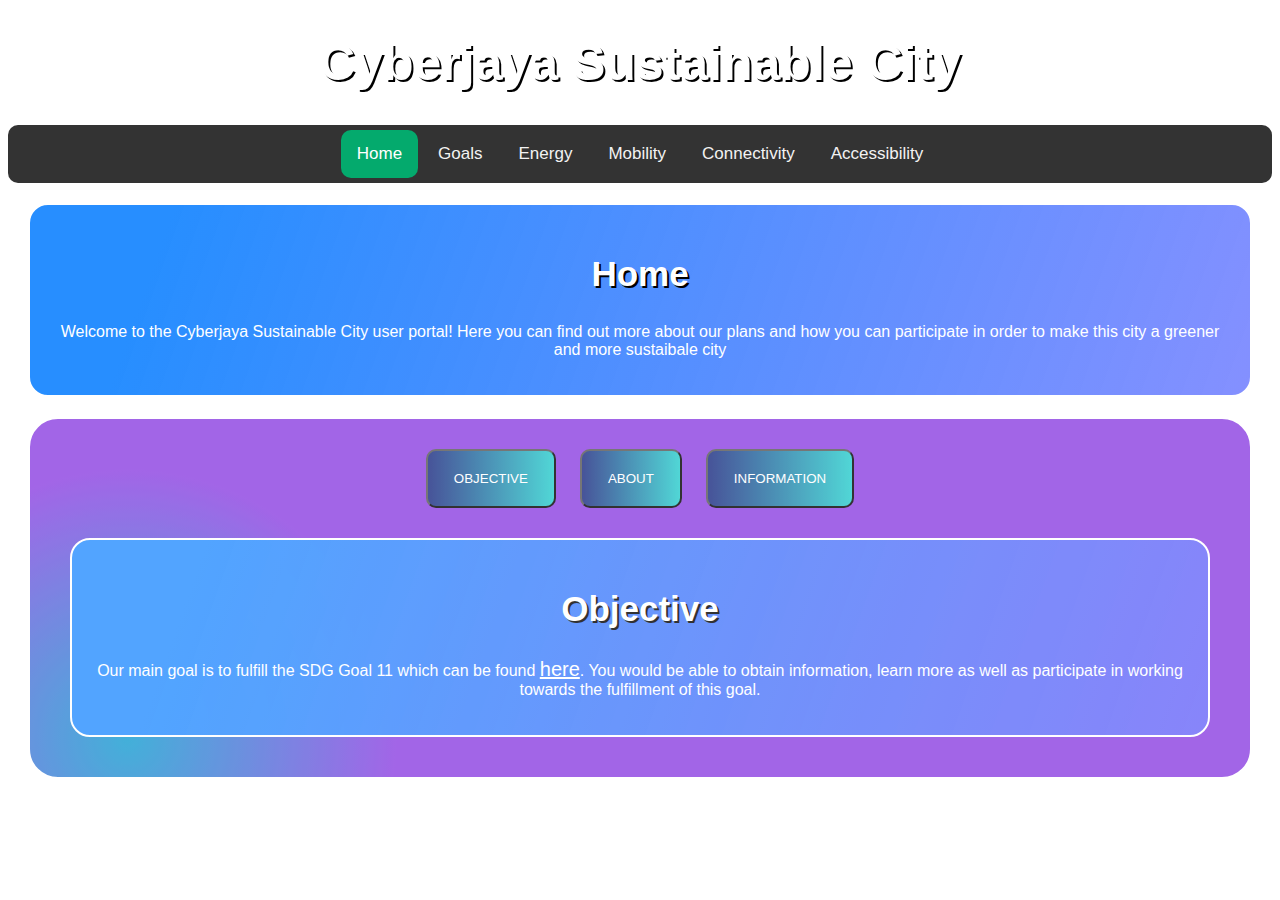
<file: index.html>
<!DOCTYPE html>
<html>
<title>Home - Cyberjaya Sustainable City</title>
<meta name="viewport" content="width=device-width, initial-scale=1">
<link rel="stylesheet" href="style.css">
<script src="script.js"></script>


<body>
<h1>Cyberjaya Sustainable City</h1>
<div class="topnav">
  <a class="active" href="index.html">Home</a>
  <a href="goals.html">Goals</a>
  <a href="energy.html">Energy</a>
  <a href="mobility.html">Mobility</a>
  <a href="connectivity.html">Connectivity</a>
  <a href="accessibility.html">Accessibility</a>
</div>


<div class="general">
  <h2>Home</h2>
  <p>Welcome to the Cyberjaya Sustainable City user portal! Here you can find out more about our plans and how you can participate in order to make this city a greener and more sustaibale city</p>
</div>

<div class="bgtab">
	<button class="tabitem" onclick="openTab('Objective')">Objective</button>
  <button class="tabitem" onclick="openTab('About')">About</button>
  <button class="tabitem" onclick="openTab('Vision')">Information</button>


<div id="Objective" class="general tab">
  <h2>Objective</h2>
  <p>Our main goal is to fulfill the SDG Goal 11 which can be found <a href="goals.html">here</a>. You would be able to obtain information, learn more as well as participate in working towards the fulfillment of this goal. </p>
</div>

<div id="About" class="general tab" style="display:none">
  <h2>About</h2>
  <p>Cyberjaya is a city that is well known for the center of major technological advancements in Malaysia. More known as the "Silicon valley" of the country. We aim to transform this city to make it more sustainable such as new kinds of public transport as well as energy saving. Please click on the tabs at the top of the webpage for more information</p> 
</div>

<div id="Vision" class="general tab" style="display:none">
  <h2>Current information in Cyberjaya</h2>
  <h3>
  	Current Conditions:
  </h3>
  <p id='weather'></p>
  <p id='conditions'></p>
</div>
</div>


</body>
</html>
</file>
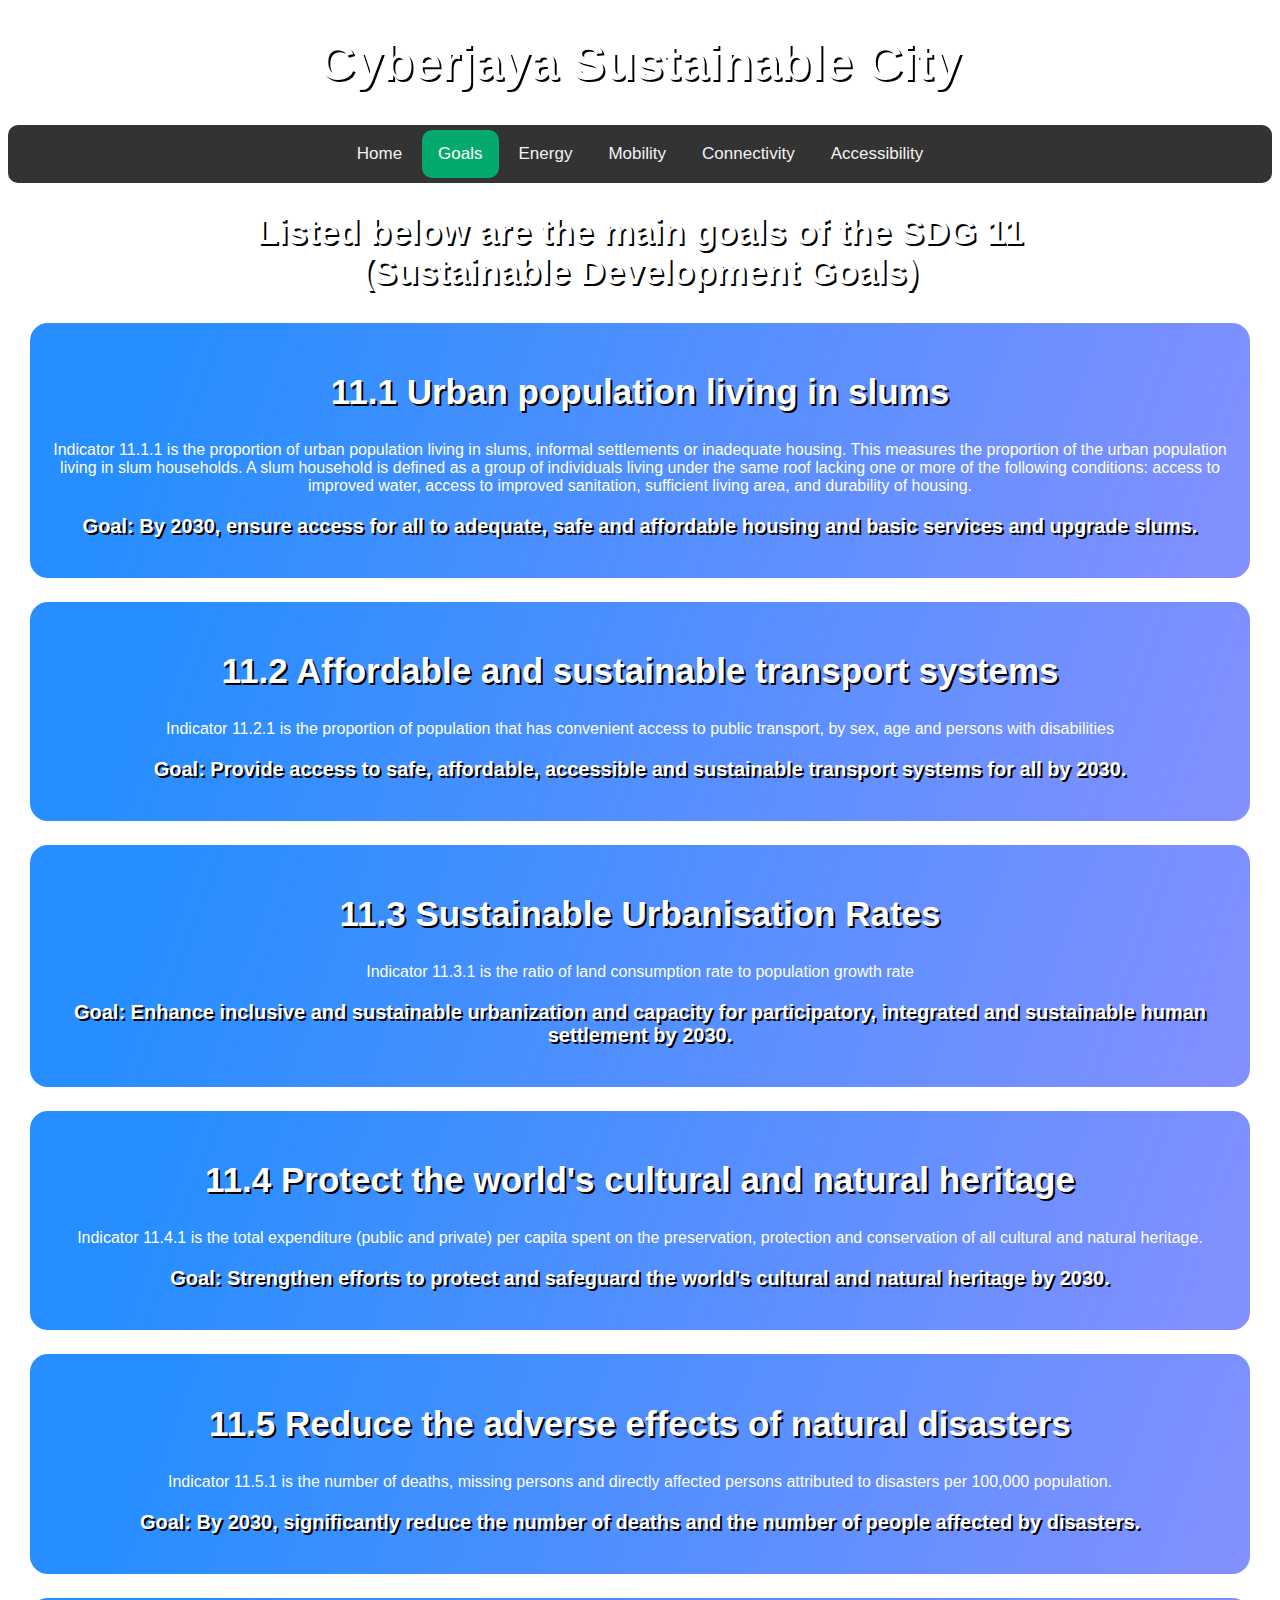
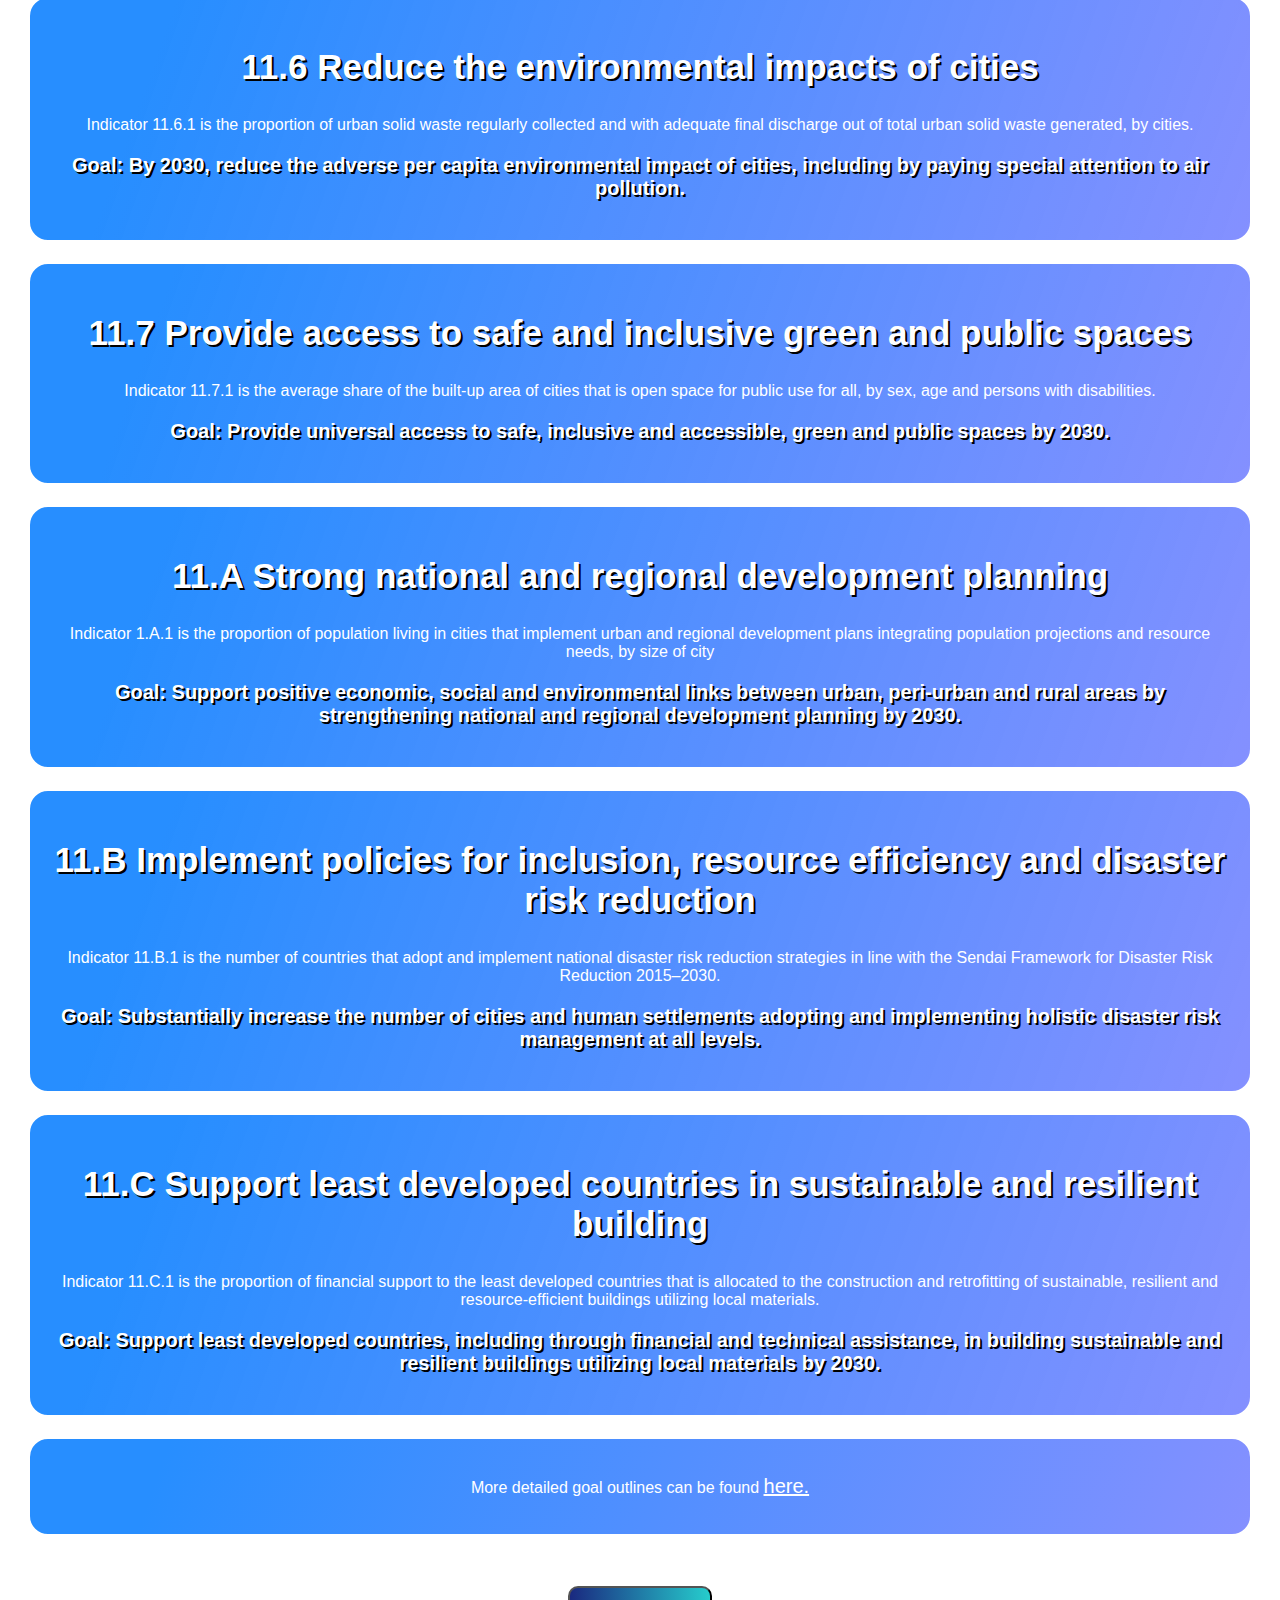
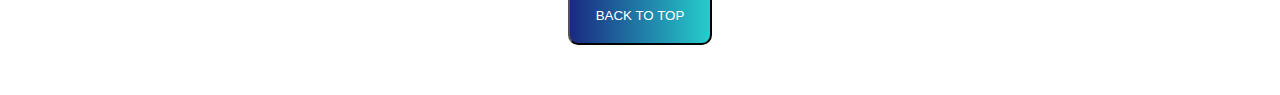
<file: goals.html>
<!DOCTYPE HTML>
<html>
	<title>Goals - Cyberjaya Sustainable City</title>
<meta name="viewport" content="width=device-width, initial-scale=1">
<link rel="stylesheet" href="style.css">
<script src="script.js"></script>


<body>
<h1>Cyberjaya Sustainable City</h1>
<div class="topnav">
  <a href="index.html">Home</a>
  <a class = "active" href="goals.html">Goals</a>
  <a href="energy.html">Energy</a>
  <a href="mobility.html">Mobility</a>
  <a href="connectivity.html">Connectivity</a>
  <a href="accessibility.html">Accessibility</a>
</div>
<div class="goals">
<h2>Listed below are the main goals of the SDG 11 <br \> (Sustainable Development Goals)
</h2>
</div>

<div class = "general">
	<h2>11.1 Urban population living in slums</h2>
	<p>Indicator 11.1.1 is the proportion of urban population living in slums, informal settlements or inadequate housing. This measures the proportion of the urban population living in slum households. A slum household is defined as a group of individuals living under the same roof lacking one or more of the following conditions: access to improved water, access to improved sanitation, sufficient living area, and durability of housing.</p>
	
	<h3>Goal: By 2030, ensure access for all to adequate, safe and affordable housing and basic services and upgrade slums.</h3>
</div>

<div class = "general">
	<h2>11.2 Affordable and sustainable transport systems</h2>
	<p> Indicator 11.2.1 is the proportion of population that has convenient access to public transport, by sex, age and persons with disabilities</p>
	<h3>Goal: Provide access to safe, affordable, accessible and sustainable transport systems for all by 2030.</h3>
</div>

<div class = "general">
	<h2>11.3 Sustainable Urbanisation Rates</h2>
	<p> Indicator 11.3.1 is the ratio of land consumption rate to population growth rate</p>
	<h3>Goal: Enhance inclusive and sustainable urbanization and capacity for participatory, integrated and sustainable human settlement by 2030.</h3>
</div>

<div class = "general">
	<h2>11.4 Protect the world's cultural and natural heritage</h2>
	<p> Indicator 11.4.1 is the total expenditure (public and private) per capita spent on the preservation, protection and conservation of all cultural and natural heritage.</p>
	<h3>Goal: Strengthen efforts to protect and safeguard the world’s cultural and natural heritage by 2030.</h3>
</div>

<div class = "general">
	<h2>11.5 Reduce the adverse effects of natural disasters</h2>
	<p> Indicator 11.5.1 is the number of deaths, missing persons and directly affected persons attributed to disasters per 100,000 population.</p>
	<h3>Goal: By 2030, significantly reduce the number of deaths and the number of people affected by disasters.</h3>
</div>

<div class = "general">
	<h2>11.6 Reduce the environmental impacts of cities</h2>
	<p>Indicator 11.6.1 is the proportion of urban solid waste regularly collected and with adequate final discharge out of total urban solid waste generated, by cities.</p>
	<h3>Goal: By 2030, reduce the adverse per capita environmental impact of cities, including by paying special attention to air pollution.</h3>
</div>

<div class = "general">
	<h2>11.7 Provide access to safe and inclusive green and public spaces</h2>
	<p>Indicator 11.7.1 is the average share of the built-up area of cities that is open space for public use for all, by sex, age and persons with disabilities.</p>
	<h3>Goal: Provide universal access to safe, inclusive and accessible, green and public spaces by 2030.</h3>
</div>

<div class = "general">
	<h2>11.A Strong national and regional development planning</h2>
	<p> Indicator 1.A.1 is the proportion of population living in cities that implement urban and regional development plans integrating population projections and resource needs, by size of city</p>
	<h3>Goal: Support positive economic, social and environmental links between urban, peri-urban and rural areas by strengthening national and regional development planning by 2030.</h3>
</div>

<div class = "general">
	<h2>11.B Implement policies for inclusion, resource efficiency and disaster risk reduction</h2>
	<p>Indicator 11.B.1 is the number of countries that adopt and implement national disaster risk reduction strategies in line with the Sendai Framework for Disaster Risk Reduction 2015–2030.</p>
	<h3>Goal: Substantially increase the number of cities and human settlements adopting and implementing holistic disaster risk management at all levels.</h3>
</div>

<div class = "general">
	<h2>11.C Support least developed countries in sustainable and resilient building</h2>
	<p>Indicator 11.C.1 is the proportion of financial support to the least developed countries that is allocated to the construction and retrofitting of sustainable, resilient and resource-efficient buildings utilizing local materials.</p>
	<h3>Goal: Support least developed countries, including through financial and technical assistance, in building sustainable and resilient buildings utilizing local materials by 2030.</h3>
</div>

<div class="general">
<p>More detailed goal outlines can be found <a href="https://sdg-tracker.org/cities#targets">here.</a></p>
</div>

<div class="buttonclasstothetop">
<button class = "calculatebutton" onclick="gototop()">Back To Top</button>
</div>
</body>
</html>
</file>
<file: style.css>
@keyframes transitionIn{
	from{
		opacity:0;
		transform:rotateX(-10deg);
		
	}
	
	to{
		opacity:1;
		transform:rotateX(0);
	}
}


h1 {
  font-size: 50px;
  color: white;
  text-shadow:2px 2px #000000;
  text-align: center;
  font-family: 'Trebuchet MS', sans-serif;
}

h2 {
  font-size: 35px;
  color: white;
  text-shadow:2px 2px #000000;
  text-align: center;
  font-family: 'Trebuchet MS', sans-serif;
}

h3 {
  font-size: 20px;
  color: white;
  text-shadow:2px 2px #000000;
  text-align: center;
  font-family: 'Trebuchet MS', sans-serif;
}

body {
 background: url('https://images.unsplash.com/photo-1547841243-eacb14453cd9?ixlib=rb-1.2.1&q=80&fm=jpg&crop=entropy&cs=tinysrgb&dl=olivia-bliss-HTnycx0h_kk-unsplash.jpg') fixed center;
 
  background-position: center;
  background-repeat: no-repeat;
  background-attachment: fixed;
  background-size: cover;
  
  
}

img{
	border-radius:50px;
}

a{
	
  font-size: 20px;
  color: white;
  text-align: center;
  font-family: 'Trebuchet MS', sans-serif;

}

.general {
	animation: transitionIn 1.2s;
	border-radius: 20px;
  background-image: linear-gradient( 109.6deg,  rgba(39,142,255,1) 11.2%, rgba(98,113,255,0.78) 100.2% );
  border: 2px solid white;
  margin: 20px;
  padding: 20px;
  color:white;
  text-align: center;
  font-family: 'Trebuchet MS', sans-serif;
} 

.bgtab{
	background-image: radial-gradient( circle 300px at 8% 89.3%,  rgba(20,157,208,1) 0%, rgba(140,63,226,1) 90% );
  color:white;
  border: 2px solid white;
  margin: 20px;
  padding: 20px;
  opacity: 0.8;
  border-radius: 30px;
  text-align:center;
}

.tabitem{
	background-image: linear-gradient(to right, #1A2980 0%, #26D0CE  51%, #1A2980  100%)
}

.tabitem{
margin: 10px;
padding: 20px 26px;
text-align: center;
text-transform: uppercase;
transition: 0.3s;
background-size: 200% auto;
color: white;            
border-radius: 10px;

 }

.tabitem:hover {
background-position: right center;
color: #fff;
text-decoration: none;
}

.topnav {
	text-align:center;
	overflow: hidden;
  background-color: #333;
  border-radius:10px;
  padding:5px;
}

.topnav a {
  display:inline-block;
  color: #f2f2f2;
  text-align: center;
  padding: 14px 16px;
  text-decoration: none;
  font-size: 17px;
  font-family: 'Trebuchet MS', sans-serif;
  border-radius: 10px;
}

.topnav a:hover {
  background-color: #ddd;
  color: black;
  transition:ease-in 0.15s;
  text-align:center;
}

.topnav a.active {
  background-color: #04AA6D;
  color: white;
  text-align:center;
}

.calculatebutton{background-image: linear-gradient(to right, #1A2980 0%, #26D0CE  51%, #1A2980  100%)}

.calculatebutton{
margin: 10px;
padding: 20px 26px;
text-align: center;
text-transform: uppercase;
transition: 0.3s;
background-size: 200% auto;
color: white;            
border-radius: 10px;

 }

.calculatebutton:hover {
background-position: right center;
color: #fff;
text-decoration: none;
}

.buttonclasstothetop{
  margin: 20px;
  padding: 20px;
  color:white;
  text-align: center;
  font-family: 'Trebuchet MS', sans-serif;
}
</file>
